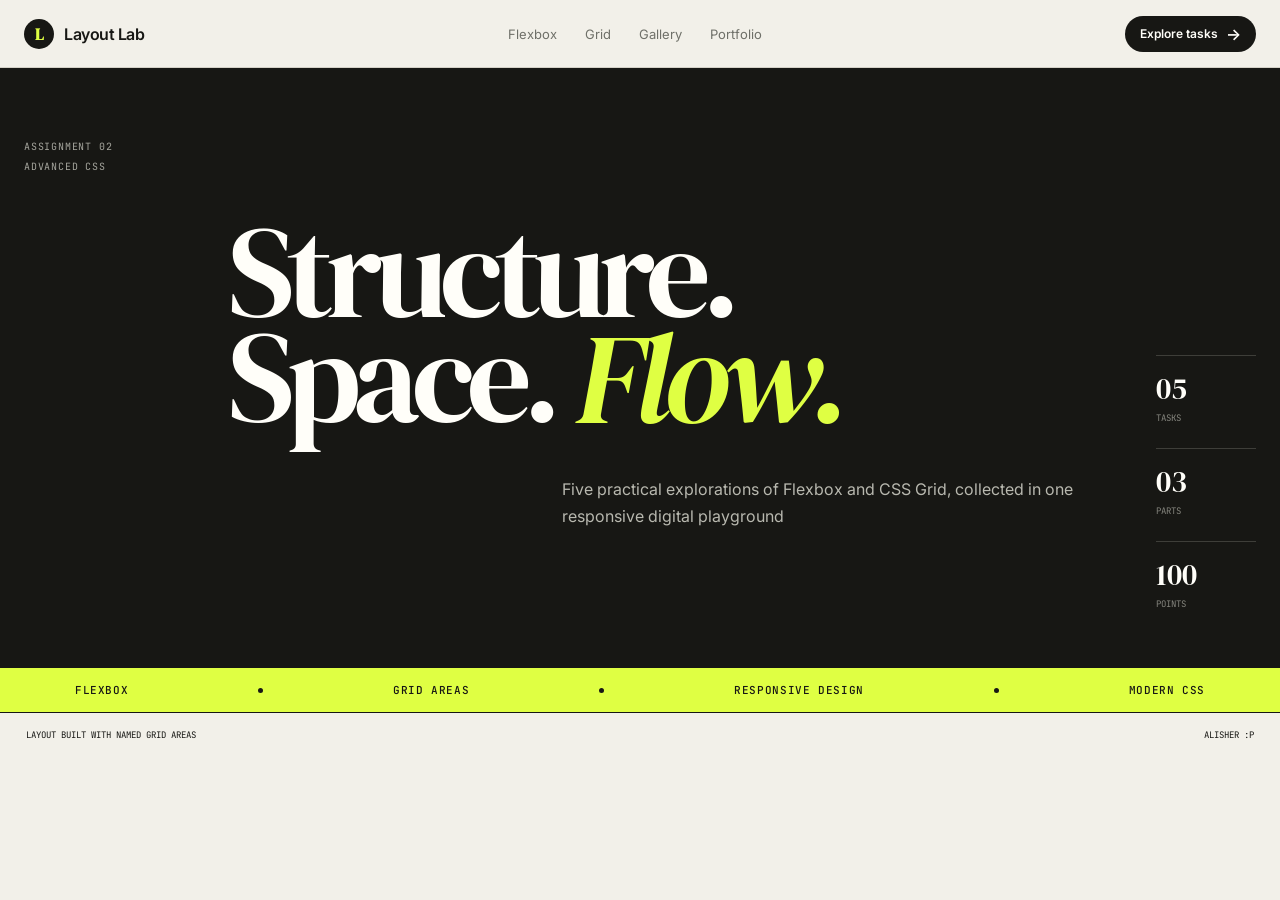
<file: index.html>
<!doctype html>
<html lang="en">
    <head>
        <meta charset="UTF-8">
        <meta name="viewport" content="width=device-width, initial-scale=1.0">
        <title>Home - Layout Lab</title>
        <link rel="stylesheet" href="style.css">
    </head>
    <body>
        <header class="site-header">
            <a class="brand" href="index.html" aria-label="Layout Lab home">
                <span class="brand-mark">L</span>
                <span>Layout Lab</span>
            </a>

            <nav class="main-nav" aria-label="Assignment navigation">
                <a href="flexbox.html">Flexbox</a>
                <a href="grid.html">Grid</a>
                <a href="gallery.html">Gallery</a>
                <a href="portfolio.html">Portfolio</a>
            </nav>

            <a class="header-cta" href="flexbox.html">
                Explore tasks <span class="arrow">-></span>
            </a>
        </header>
    <main class="page-main">
        <section class="hero" id="top">
            <div class="hero-grid">
                <div class="hero-kicker">
                    <span>Assignment 02</span>
                    <span>Advanced CSS</span>
                </div>

                <div class="hero-title-wrap">
                    <h1>Structure.<br>Space. <em>Flow.</em></h1>
                    <p>Five practical explorations of Flexbox and CSS Grid, collected in one responsive digital playground</p>
                </div>

                <div class="hero-meta">
                    <div><strong>05</strong><span>Tasks</span></div>
                    <div><strong>03</strong><span>Parts</span></div>
                    <div><strong>100</strong><span>Points</span></div>
                </div>
            </div>

            <div class="hero-ticker">
                <span>Flexbox</span><i></i>
                <span>Grid Areas</span><i></i>
                <span>Responsive Design</span><i></i>
                <span>Modern CSS</span>
            </div>
        </section>
    </main>
        <footer class="demo-footer">
            <span>Layout built with named grid areas</span>
            <span>Alisher :P</span>
        </footer>
    </body>
</html>
</file>
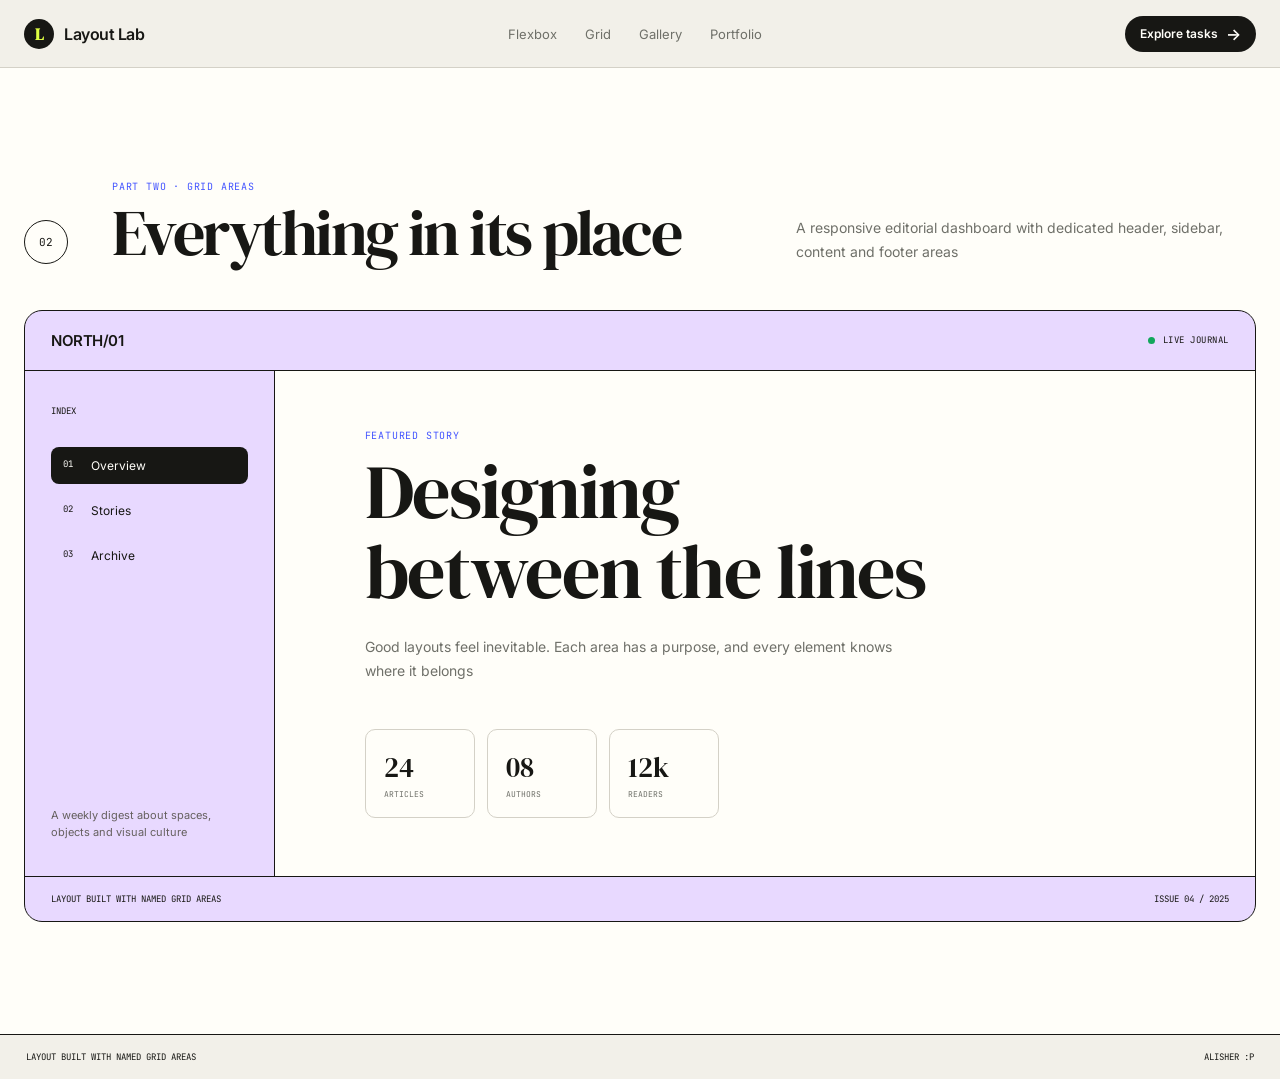
<file: grid.html>
<!doctype html>
<html lang="en">
    <head>
        <meta charset="UTF-8">
        <meta name="viewport" content="width=device-width, initial-scale=1.0">
        <title>Grid - Layout Lab</title>
        <link rel="stylesheet" href="style.css">
    </head>
    <body>
        <header class="site-header">
            <a class="brand" href="index.html" aria-label="Layout Lab home">
                <span class="brand-mark">L</span>
                <span>Layout Lab</span>
            </a>

            <nav class="main-nav" aria-label="Assignment navigation">
                <a href="flexbox.html">Flexbox</a>
                <a href="grid.html">Grid</a>
                <a href="gallery.html">Gallery</a>
                <a href="portfolio.html">Portfolio</a>
            </nav>

            <a class="header-cta" href="flexbox.html">
                Explore tasks <span class="arrow">-></span>
            </a>
        </header>
    <main class="page-main">
        <section class="content-section grid-section" id="grid">
            <div class="section-intro">
                <div class="section-number">02</div>
                <div>
                    <p class="eyebrow">Part two · Grid areas</p>
                    <h2>Everything in its place</h2>
                </div>
                <p class="section-copy">A responsive editorial dashboard with dedicated header, sidebar, content and footer areas</p>
            </div>

            <div class="grid-demo">
                <header class="demo-header">
                    <span class="demo-logo">NORTH/01</span>
                    <span class="demo-status"><i></i> Live journal</span>
                </header>

                <aside class="demo-sidebar">
                    <p>Index</p>
                    <nav aria-label="Demo sections">
                        <a class="active" href="#grid"><span>01</span>Overview</a>
                        <a href="#grid"><span>02</span>Stories</a>
                        <a href="#grid"><span>03</span>Archive</a>
                    </nav>
                    <p class="sidebar-note">A weekly digest about spaces, objects and visual culture</p>
                </aside>

                <div class="demo-content">
                    <p class="eyebrow">Featured story</p>
                    <h3>Designing between the lines</h3>
                    <p>Good layouts feel inevitable. Each area has a purpose, and every element knows where it belongs</p>

                    <div class="metric-row">
                        <div><strong>24</strong><span>Articles</span></div>
                        <div><strong>08</strong><span>Authors</span></div>
                        <div><strong>12k</strong><span>Readers</span></div>
                    </div>
                </div>

                <footer class="demo-footer">
                    <span>Layout built with named grid areas</span>
                    <span>Issue 04 / 2025</span>
                </footer>
            </div>
        </section>
    </main>
        <footer class="demo-footer">
            <span>Layout built with named grid areas</span>
            <span>Alisher :P</span>
        </footer>
    </body>
</html>
</file>
<file: style.css>
@import url('https://fonts.googleapis.com/css2?family=DM+Serif+Display:ital@0;1&family=Inter:wght@400;500;600&family=JetBrains+Mono:wght@400;500&display=swap');


:root {
  --ink: #171714;
  --paper: #f2f0e9;
  --white: #fffef9;
  --lime: #dfff43;
  --orange: #ff6038;
  --blue: #4455ff;
  --muted: #6f7069;
  --line: #d4d1c7;
  --soft-line: #e8e5dc;
  --serif: 'DM Serif Display', Georgia, serif;
  --sans: 'Inter', system-ui, sans-serif;
  --mono: 'JetBrains Mono', monospace;
  --page: min(1240px, calc(100% - 48px));
  --radius: 18px;
}

* {
  box-sizing: border-box;
}

html {
  scroll-behavior: smooth;
}

body {
  margin: 0;
  background: var(--paper);
  color: var(--ink);
  font-family: var(--sans);
}

a {
  color: inherit;
}

svg {
  width: 18px;
  fill: none;
  stroke: currentColor;
  stroke-linecap: round;
  stroke-linejoin: round;
  stroke-width: 1.5;
}

.site-header {
  position: sticky;
  z-index: 20;
  top: 0;
  height: 68px;
  padding: 0 max(24px, calc((100vw - 1240px) / 2));
  display: flex;
  align-items: center;
  justify-content: space-between;
  border-bottom: 1px solid var(--line);
  background: color-mix(in srgb, var(--paper) 92%, transparent);
  backdrop-filter: blur(16px);
}

.brand,
.main-nav,
.header-cta {
  display: flex;
  align-items: center;
}

.brand {
  gap: 10px;
  text-decoration: none;
  font-weight: 600;
  letter-spacing: -0.03em;
}

.brand-mark {
  width: 30px;
  height: 30px;
  display: grid;
  place-items: center;
  border-radius: 50%;
  background: var(--ink);
  color: var(--lime);
  font-family: var(--serif);
}

.main-nav {
  gap: 28px;
}

.main-nav a,
.portfolio-header nav a {
  position: relative;
  color: var(--muted);
  font-size: 13px;
  text-decoration: none;
}

.main-nav a::after,
.portfolio-header nav a::after {
  position: absolute;
  right: 0;
  bottom: -5px;
  left: 0;
  height: 1px;
  background: currentColor;
  content: '';
  transform: scaleX(0);
  transform-origin: right;
  transition: transform 180ms ease;
}

.main-nav a:hover::after,
.portfolio-header nav a:hover::after {
  transform: scaleX(1);
  transform-origin: left;
}

.header-cta {
  gap: 8px;
  border-radius: 999px;
  padding: 10px 15px;
  background: var(--ink);
  color: var(--white);
  font-size: 12px;
  font-weight: 600;
  text-decoration: none;
}

.hero {
  overflow: hidden;
  background: var(--ink);
  color: var(--white);
}

.hero-grid {
  width: var(--page);
  min-height: 600px;
  margin: 0 auto;
  padding: 72px 0 58px;
  display: grid;
  grid-template-columns: 150px 1fr 100px;
  gap: 54px;
}

.hero-kicker {
  display: flex;
  flex-direction: column;
  gap: 7px;
  color: #a6a69e;
  font-family: var(--mono);
  font-size: 10px;
  letter-spacing: 0.08em;
  text-transform: uppercase;
}

.hero-title-wrap {
  align-self: center;
}

.hero h1 {
  max-width: 880px;
  margin: 0;
  font-family: var(--serif);
  font-size: clamp(72px, 10vw, 144px);
  font-weight: 400;
  letter-spacing: -0.055em;
  line-height: 0.82;
}

.hero h1 em {
  color: var(--lime);
  font-weight: 400;
}

.hero-title-wrap > p {
  max-width: 540px;
  margin: 46px 0 0 auto;
  color: #b8b8af;
  font-size: 16px;
  line-height: 1.7;
}

.hero-meta {
  display: flex;
  flex-direction: column;
  justify-content: flex-end;
  gap: 24px;
}

.hero-meta div {
  padding-top: 12px;
  border-top: 1px solid #3e3e39;
}

.hero-meta strong,
.hero-meta span {
  display: block;
}

.hero-meta strong {
  font-family: var(--serif);
  font-size: 30px;
  font-weight: 400;
}

.hero-meta span {
  margin-top: 3px;
  color: #85857e;
  font-family: var(--mono);
  font-size: 9px;
  text-transform: uppercase;
}

.hero-ticker {
  padding: 15px 24px;
  display: flex;
  align-items: center;
  justify-content: space-around;
  gap: 28px;
  background: var(--lime);
  color: var(--ink);
  font-family: var(--mono);
  font-size: 11px;
  font-weight: 500;
  letter-spacing: 0.06em;
  text-transform: uppercase;
  white-space: nowrap;
}

.hero-ticker i {
  width: 5px;
  height: 5px;
  border-radius: 50%;
  background: var(--ink);
}

.content-section,
.portfolio-section {
  width: var(--page);
  margin: 0 auto;
  padding: 112px 0;
}

.section-intro {
  margin-bottom: 46px;
  display: grid;
  grid-template-columns: 60px 1fr 0.7fr;
  gap: 28px;
  align-items: end;
}

.section-number {
  width: 44px;
  height: 44px;
  display: grid;
  place-items: center;
  border: 1px solid var(--ink);
  border-radius: 50%;
  font-family: var(--mono);
  font-size: 11px;
}

.eyebrow {
  margin: 0 0 10px;
  color: var(--blue);
  font-family: var(--mono);
  font-size: 10px;
  letter-spacing: 0.08em;
  text-transform: uppercase;
}

.section-intro h2 {
  margin: 0;
  font-family: var(--serif);
  font-size: clamp(42px, 5vw, 68px);
  font-weight: 400;
  letter-spacing: -0.04em;
  line-height: 0.95;
}

.section-copy {
  margin: 0;
  color: var(--muted);
  font-size: 14px;
  line-height: 1.7;
}

.card-row {
  display: flex;
  gap: 18px;
}

.story-card {
  min-width: 0;
  flex: 1;
  display: flex;
  flex-direction: column;
  overflow: hidden;
  border: 1px solid var(--line);
  border-radius: var(--radius);
  background: var(--white);
  transition: transform 220ms ease, box-shadow 220ms ease;
}

.story-card:hover {
  transform: translateY(-8px);
  box-shadow: 0 18px 45px rgb(23 23 20 / 12%);
}

.card-image-wrap {
  position: relative;
  height: 260px;
  overflow: hidden;
}

.card-image-wrap img,
.gallery-item img,
.project-row img {
  width: 100%;
  height: 100%;
  object-fit: cover;
  transition: transform 500ms ease;
}

.story-card:hover img {
  transform: scale(1.04);
}

.card-image-wrap span {
  position: absolute;
  top: 15px;
  right: 15px;
  width: 34px;
  height: 34px;
  display: grid;
  place-items: center;
  border-radius: 50%;
  background: var(--lime);
  font-family: var(--mono);
  font-size: 10px;
}

.card-body {
  padding: 26px;
  flex: 1;
  display: flex;
  flex-direction: column;
}

.card-category {
  margin: 0 0 28px;
  color: var(--orange);
  font-family: var(--mono);
  font-size: 10px;
  letter-spacing: 0.08em;
  text-transform: uppercase;
}

.card-body h3,
.demo-content h3,
.project-row h3,
.profile-card h3 {
  margin: 0;
  font-family: var(--serif);
  font-size: 28px;
  font-weight: 400;
  letter-spacing: -0.025em;
  line-height: 1.05;
}

.card-body > p:not(.card-category) {
  margin: 16px 0 26px;
  color: var(--muted);
  font-size: 13px;
  line-height: 1.7;
}

.card-body a,
.project-row a,
.profile-links a {
  margin-top: auto;
  display: flex;
  align-items: center;
  justify-content: space-between;
  padding-top: 16px;
  border-top: 1px solid var(--soft-line);
  font-family: var(--mono);
  font-size: 10px;
  letter-spacing: 0.05em;
  text-decoration: none;
  text-transform: uppercase;
}

.grid-section {
  width: 100%;
  padding-right: max(24px, calc((100vw - 1240px) / 2));
  padding-left: max(24px, calc((100vw - 1240px) / 2));
  background: var(--white);
}

.grid-demo {
  overflow: hidden;
  display: grid;
  grid-template-areas:
    'header header'
    'sidebar content'
    'footer footer';
  grid-template-columns: 250px 1fr;
  border: 1px solid var(--ink);
  border-radius: var(--radius);
  background: #e8d9ff;
}

.demo-header {
  grid-area: header;
  padding: 20px 26px;
  display: flex;
  align-items: center;
  justify-content: space-between;
  border-bottom: 1px solid var(--ink);
}

.demo-logo {
  font-size: 15px;
  font-weight: 600;
  letter-spacing: -0.03em;
}

.demo-status {
  display: flex;
  align-items: center;
  gap: 8px;
  font-family: var(--mono);
  font-size: 9px;
  letter-spacing: 0.06em;
  text-transform: uppercase;
}

.demo-status i {
  width: 7px;
  height: 7px;
  border-radius: 50%;
  background: #12a75c;
}

.demo-sidebar {
  grid-area: sidebar;
  min-height: 430px;
  padding: 34px 26px;
  display: flex;
  flex-direction: column;
  border-right: 1px solid var(--ink);
}

.demo-sidebar > p:first-child {
  margin: 0 0 30px;
  font-family: var(--mono);
  font-size: 9px;
  text-transform: uppercase;
}

.demo-sidebar nav {
  display: flex;
  flex-direction: column;
  gap: 8px;
}

.demo-sidebar nav a {
  padding: 11px 12px;
  display: flex;
  gap: 18px;
  border-radius: 8px;
  font-size: 12px;
  text-decoration: none;
}

.demo-sidebar nav a.active {
  background: var(--ink);
  color: var(--white);
}

.demo-sidebar nav span {
  font-family: var(--mono);
  font-size: 9px;
}

.sidebar-note {
  margin: auto 0 0;
  color: #65605f;
  font-size: 11px;
  line-height: 1.6;
}

.demo-content {
  grid-area: content;
  padding: 58px clamp(38px, 7vw, 110px);
  background: var(--white);
}

.demo-content h3 {
  max-width: 600px;
  font-size: clamp(44px, 6vw, 76px);
}

.demo-content > p:not(.eyebrow) {
  max-width: 560px;
  margin: 24px 0 46px;
  color: var(--muted);
  font-size: 14px;
  line-height: 1.7;
}

.metric-row {
  display: flex;
  gap: 12px;
}

.metric-row div {
  min-width: 110px;
  padding: 18px;
  border: 1px solid var(--line);
  border-radius: 10px;
}

.metric-row strong,
.metric-row span {
  display: block;
}

.metric-row strong {
  font-family: var(--serif);
  font-size: 28px;
  font-weight: 400;
}

.metric-row span {
  margin-top: 3px;
  color: var(--muted);
  font-family: var(--mono);
  font-size: 8px;
  text-transform: uppercase;
}

.demo-footer {
  grid-area: footer;
  padding: 16px 26px;
  display: flex;
  justify-content: space-between;
  border-top: 1px solid var(--ink);
  font-family: var(--mono);
  font-size: 9px;
  text-transform: uppercase;
}

.gallery-grid {
  height: 930px;
  display: grid;
  grid-template-columns: repeat(4, 1fr);
  grid-template-rows: repeat(4, 1fr);
  gap: 12px;
}

.gallery-item {
  position: relative;
  min-height: 0;
  margin: 0;
  overflow: hidden;
  border-radius: 12px;
  background: var(--ink);
}

.gallery-item-1 { grid-column: span 2; grid-row: span 2; }
.gallery-item-2 { grid-column: span 1; grid-row: span 2; }
.gallery-item-3 { grid-column: span 1; grid-row: span 1; }
.gallery-item-4 { grid-column: span 1; grid-row: span 1; }
.gallery-item-5 { grid-column: span 1; grid-row: span 2; }
.gallery-item-6 { grid-column: span 2; grid-row: span 1; }
.gallery-item-7 { grid-column: span 1; grid-row: span 1; }
.gallery-item-8 { grid-column: span 2; grid-row: span 1; }
.gallery-item-9 { grid-column: span 1; grid-row: span 1; }

.gallery-item::after {
  position: absolute;
  inset: 0;
  background: linear-gradient(transparent 30%, rgb(0 0 0 / 78%));
  content: '';
  opacity: 0;
  transition: opacity 250ms ease;
}

.gallery-item:hover img {
  transform: scale(1.05);
}

.gallery-item:hover::after,
.gallery-item:hover figcaption {
  opacity: 1;
}

.gallery-item figcaption {
  position: absolute;
  z-index: 1;
  right: 20px;
  bottom: 18px;
  left: 20px;
  display: flex;
  gap: 14px;
  align-items: flex-end;
  color: var(--white);
  opacity: 0;
  transition: opacity 250ms ease;
}

.gallery-item figcaption > span {
  color: var(--lime);
  font-family: var(--mono);
  font-size: 9px;
}

.gallery-item figcaption strong,
.gallery-item figcaption small {
  display: block;
}

.gallery-item figcaption strong {
  font-family: var(--serif);
  font-size: 20px;
  font-weight: 400;
}

.gallery-item figcaption small {
  margin-top: 3px;
  color: #bdbdb5;
  font-size: 9px;
}

.portfolio-section {
  width: 100%;
  padding-right: max(24px, calc((100vw - 1240px) / 2));
  padding-left: max(24px, calc((100vw - 1240px) / 2));
  background: var(--ink);
  color: var(--white);
}

.portfolio-section .section-number {
  border-color: var(--white);
}

.portfolio-section .section-copy {
  color: #9d9d96;
}

.portfolio-shell {
  overflow: hidden;
  border: 1px solid #45453f;
  border-radius: var(--radius);
  background: #22221f;
}

.portfolio-header {
  padding: 22px 28px;
  display: flex;
  align-items: center;
  justify-content: space-between;
  border-bottom: 1px solid #45453f;
}

.portfolio-name {
  font-family: var(--serif);
  font-size: 24px;
}

.portfolio-header nav {
  display: flex;
  gap: 28px;
}

.portfolio-header nav a {
  color: #afafa8;
}

.portfolio-grid {
  display: grid;
  grid-template-columns: minmax(0, 1.8fr) minmax(280px, 0.7fr);
}

.projects {
  padding: 40px;
}

.project-row {
  padding: 22px 0;
  display: grid;
  grid-template-columns: minmax(180px, 0.8fr) 1.2fr;
  gap: 28px;
  border-top: 1px solid #45453f;
}

.project-row img {
  min-height: 210px;
  border-radius: 10px;
}

.project-row > div {
  display: flex;
  flex-direction: column;
  align-items: flex-start;
}

.project-row span {
  color: var(--orange);
  font-family: var(--mono);
  font-size: 9px;
  text-transform: uppercase;
}

.project-row h3 {
  margin-top: 28px;
  font-size: 35px;
}

.project-row p {
  margin: 14px 0 22px;
  color: #9d9d96;
  font-size: 12px;
  line-height: 1.6;
}

.project-row a {
  width: 100%;
  border-color: #45453f;
}

.profile-card {
  padding: 44px 34px;
  display: flex;
  flex-direction: column;
  background: var(--lime);
  color: var(--ink);
}

.profile-card .eyebrow {
  color: var(--ink);
}

.profile-card h3 {
  font-size: 34px;
}

.profile-card > p:not(.eyebrow) {
  margin: 24px 0;
  color: #4c4d3f;
  font-size: 12px;
  line-height: 1.7;
}

.profile-links {
  margin-top: auto;
}

.profile-links a {
  border-color: #b9ca36;
}

.portfolio-footer {
  padding: 26px 28px;
  display: flex;
  justify-content: space-between;
  border-top: 1px solid #45453f;
  font-family: var(--serif);
  font-size: 22px;
}

.portfolio-footer a {
  color: var(--lime);
  text-decoration: none;
}

.site-footer {
  width: var(--page);
  min-height: 100px;
  margin: 0 auto;
  display: flex;
  align-items: center;
  justify-content: space-between;
  color: var(--muted);
  font-family: var(--mono);
  font-size: 9px;
  letter-spacing: 0.04em;
  text-transform: uppercase;
}

@media (max-width: 900px) {
  .main-nav {
    display: none;
  }

  .hero-grid {
    min-height: 560px;
    grid-template-columns: 1fr 90px;
  }

  .hero-kicker {
    grid-column: 1 / -1;
  }

  .section-intro {
    grid-template-columns: 52px 1fr;
  }

  .section-copy {
    grid-column: 2;
  }

  .card-row {
    flex-wrap: wrap;
  }

  .story-card {
    min-width: calc(50% - 9px);
  }

  .story-card:last-child {
    flex-basis: 100%;
  }

  .gallery-grid {
    height: 800px;
    grid-template-columns: repeat(3, 1fr);
  }

  .gallery-item-1 { grid-column: span 2; }
  .gallery-item-2 { grid-column: span 1; }
  .gallery-item-5 { grid-row: span 1; }
  .gallery-item-6 { grid-column: span 1; }
  .gallery-item-8 { grid-column: span 1; }

  .portfolio-grid {
    grid-template-columns: 1fr;
  }
}

@media (max-width: 640px) {
  :root {
    --page: calc(100% - 32px);
  }

  .site-header {
    height: 60px;
    padding: 0 16px;
  }

  .header-cta {
    padding: 9px 12px;
  }

  .header-cta svg {
    display: none;
  }

  .hero-grid {
    min-height: auto;
    padding: 54px 0;
    display: block;
  }

  .hero-title-wrap {
    margin-top: 62px;
  }

  .hero h1 {
    font-size: clamp(58px, 20vw, 92px);
  }

  .hero-title-wrap > p {
    margin-top: 34px;
  }

  .hero-meta {
    margin-top: 50px;
    flex-direction: row;
  }

  .hero-meta div {
    flex: 1;
  }

  .hero-ticker {
    justify-content: flex-start;
    overflow: hidden;
  }

  .content-section,
  .portfolio-section {
    padding-top: 80px;
    padding-bottom: 80px;
  }

  .section-intro {
    margin-bottom: 32px;
    display: block;
  }

  .section-number {
    margin-bottom: 24px;
  }

  .section-copy {
    margin-top: 20px;
  }

  .story-card {
    min-width: 100%;
  }

  .card-image-wrap {
    height: 230px;
  }

  .grid-demo {
    grid-template-areas:
      'header'
      'sidebar'
      'content'
      'footer';
    grid-template-columns: 1fr;
  }

  .demo-sidebar {
    min-height: auto;
    padding: 20px;
    border-right: 0;
    border-bottom: 1px solid var(--ink);
  }

  .demo-sidebar > p:first-child,
  .sidebar-note {
    display: none;
  }

  .demo-sidebar nav {
    flex-direction: row;
    overflow-x: auto;
  }

  .demo-content {
    padding: 42px 24px;
  }

  .metric-row {
    flex-wrap: wrap;
  }

  .metric-row div {
    min-width: calc(50% - 6px);
  }

  .demo-footer {
    gap: 20px;
  }

  .gallery-grid {
    height: auto;
    grid-template-columns: 1fr 1fr;
    grid-auto-rows: 190px;
  }

  .gallery-item {
    grid-column: span 1 !important;
    grid-row: span 1 !important;
  }

  .gallery-item-1,
  .gallery-item-6 {
    grid-column: span 2 !important;
  }

  .gallery-item figcaption,
  .gallery-item::after {
    opacity: 1;
  }

  .portfolio-header nav {
    gap: 14px;
  }

  .portfolio-header nav a {
    font-size: 11px;
  }

  .projects {
    padding: 26px 20px;
  }

  .project-row {
    grid-template-columns: 1fr;
  }

  .project-row h3 {
    margin-top: 18px;
  }

  .portfolio-footer {
    gap: 12px;
    flex-direction: column;
    font-size: 18px;
  }

  .site-footer {
    padding: 28px 0;
    gap: 8px;
    flex-direction: column;
    align-items: flex-start;
  }
}

@media (prefers-reduced-motion: reduce) {
  html {
    scroll-behavior: auto;
  }

  *,
  *::before,
  *::after {
    transition-duration: 0.01ms !important;
  }
}


.arrow {
  display: inline-block;
  font-size: 16px;
  line-height: 1;
}
</file>
